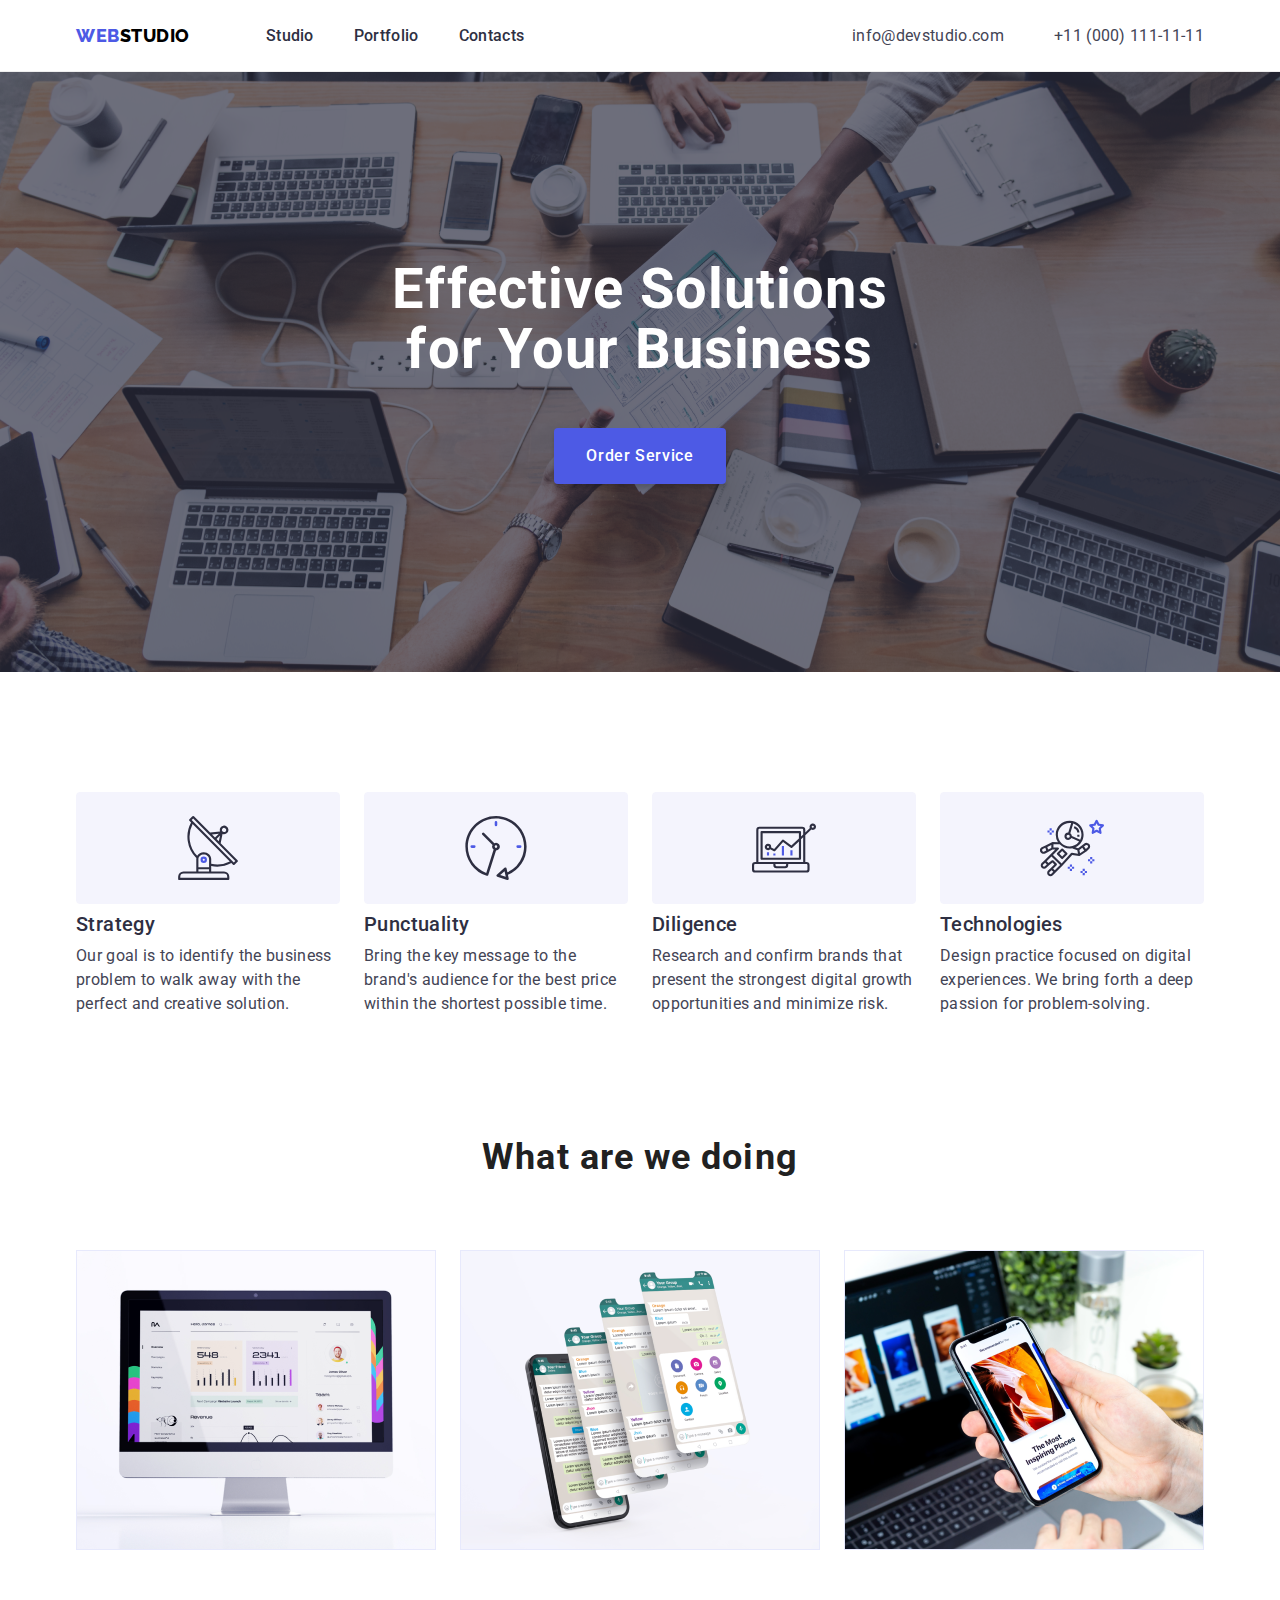
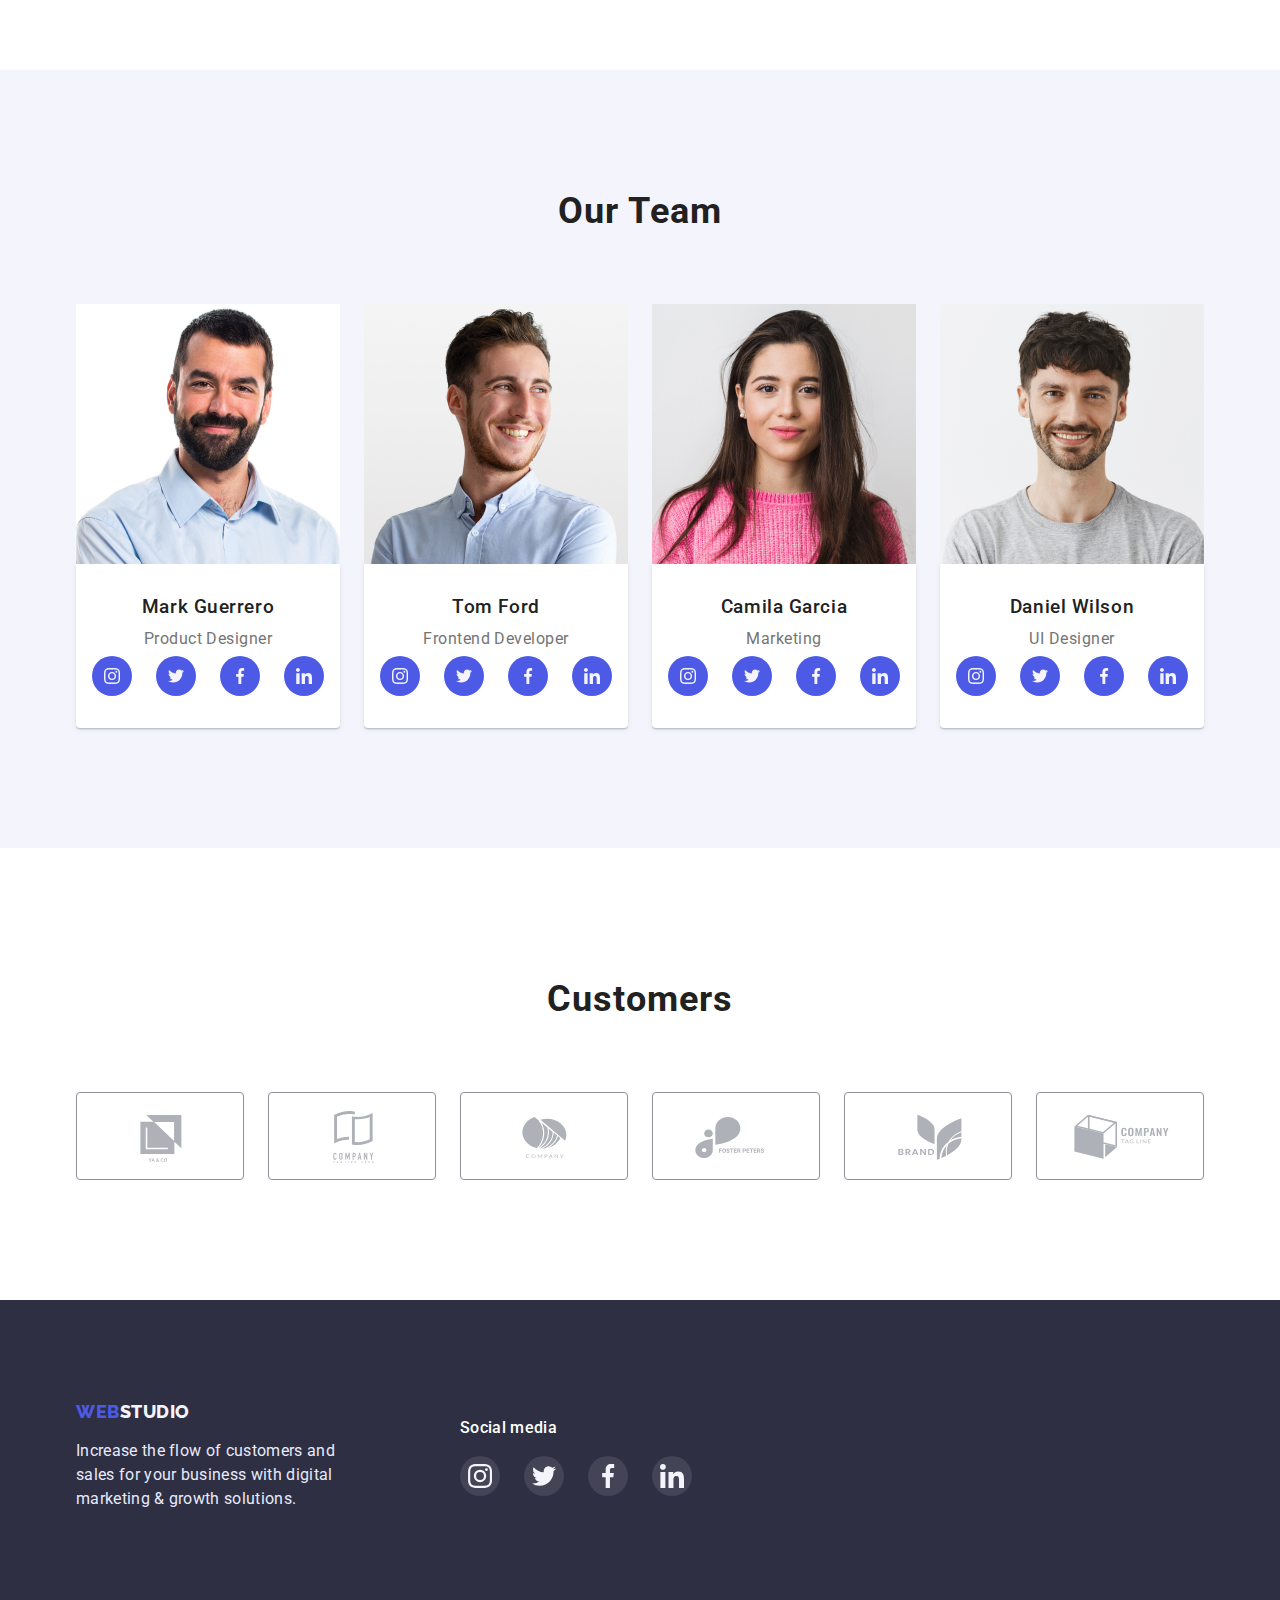
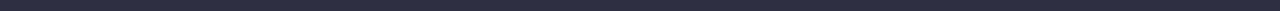
<file: index.html>
<!DOCTYPE html>
<html lang="en">

<head>
    <meta charset="UTF-8">
    <meta http-equiv="X-UA-Compatible" content="IE=edge">
    <meta name="viewport" content="width=device-width, initial-scale=1.0">
    <link rel="preconnect" href="https://fonts.googleapis.com">
    <link rel="preconnect" href="https://fonts.gstatic.com" crossorigin>
    <link
        href="https://fonts.googleapis.com/css2?family=Raleway:wght@800&family=Roboto:wght@400;500;700;900&display=swap"
        rel="stylesheet">
    <link rel="stylesheet" href="https://cdn.jsdelivr.net/npm/modern-normalize@1.1.0/modern-normalize.min.css" />
    <link rel="stylesheet" href="./css/styles.css">
    <title>Mainpage</title>
</head>

<body class="body">
    <!-- ============================ Header page ============================ -->
    <header class="page_header">
        <div class="page-header-container container">
        <nav class="page_nav">
            <a href="./index.html" class="logo_first_word logo link page-nav-list">
                WEB<span class="logo_second_word_black">STUDIO</span>
            </a>
            <ul class="site-nav-list list ">
                <li><a href="./index.html" class="site_nav_item link list page-nav-list page_nav_underline">Studio</a></li>
                <li><a href="./portfolio.html" class="site_nav_item link list page-nav-list page_nav_underline">Portfolio</a></li>
                <li><a href="" class="site_nav_item link list page-nav-list page_nav_underline">Contacts</a></li>
            </ul>
        </nav>
        <ul class="adress list">
            <li><a class="adress_contact_list_mail link list page-nav-list" href="emailto:info@devstudio.com">info@devstudio.com </a>
            </li>
            <li><a class="adress_contact_list_phonenumber link list page-nav-list" href="tel:+110001111111"> +11 (000) 111-11-11</a></li>
        </ul>
        </div>
    </header>
    <!-- ============================ /Header page ============================ -->

    <!-- ============================== Основний контент ============================== -->
    <main>
        <!-- ============================== Замовлення послуги ============================== -->
        <section class="hero overlay">
            <div class="hero_btn_box">
            <h1 class="hero_title">
                Effective Solutions for Your Business
            </h1>
            <button class="hero_btn" type="button" data-modal-open>
                Order Service
            </button>
            </div>
            <div class="backdrop is-hidden" data-modal>
                <div class="modal">
                    <button type="button" data-modal-close class="modal-button">
                        <svg class="modal-icon">
                            <use href="./images/svg/hw04icons.svg#icon-modal_close_btn-1"></use>
                        </svg>
                    </button>
                </div>
            </div>


        </section>
        <!-- ============================== /Замовлення послуги ============================== -->

        <!-- =============================== Якості ===============================  -->
        <section class="aboutsection">
            <div class="aboutsection-container container">
            <h2 hidden class="title">hidden title</h2>
            <ul class="about_item_list list">
                <li class="about_item">
                    <div class="about_link">
                        <svg class="about_soc_icon" width="64" height="64">
                            <use href="./images/svg/hw04icons.svg#icon-antenna_icon"></use>
                        </svg>
                    </div>
                    <h3>Strategy</h3>
                    <p>Our goal is to identify the business
                    problem to walk away with the perfect and creative solution.</p>
                </li>
                <li class="about_item">
                    <div class="about_link">
                        <svg class="about_soc_icon" width="64" height="64">
                            <use href="./images/svg/hw04icons.svg#icon-clock_icon"></use>
                        </svg>
                    </div>
                    <h3>Punctuality</h3>
                    <p>Bring the key message to the brand's audience for the best price within the shortest possible time.</p>
                </li>
                <li class="about_item">
                    <div class="about_link">
                        <svg class="about_soc_icon" width="64" height="64">
                            <use href="./images/svg/hw04icons.svg#icon-diagram_icon" ></use>
                        </svg>
                    </div>
                    <h3>Diligence</h3>
                    <p>Research and confirm brands that present the strongest digital growth opportunities and minimize risk.</p>
                </li>
                <li class="about_item">
                    <div class="about_link">
                        <svg class="about_soc_icon" width="64" height="64">
                            <use href="./images/svg/hw04icons.svg#icon-astronaut_icon"></use>
                        </svg>
                    </div>
                    <h3>Technologies</h3>
                    <p>Design practice focused on digital experiences. We bring forth a deep passion for problem-solving.</p>
                </li>
            </ul>
            </div>
        </section>
        <!-- =============================== /Якості ===============================  -->

        <!-- ===================  Сфера діяльності ===================  -->
        <section class="worksection">
            <div class="worksection-container container">
            <h2 class="title">What are we doing</h2>
            <ul class="worksection_list list">
                <li class="worksection_list_item">
                    <img src="./images/1slot.png" width="360px" alt="1slot">
                </li>
                <li class="worksection_list_item">
                    <img src="./images/2slot.png" width="360px" alt="2slot">
                </li>
                <li class="worksection_list_item">
                    <img src="./images/3slot.png" width="360px" alt="3slot">
                </li>
            </ul>
            </div>
        </section>
        <!-- ===================  /Сфера діяльності ===================  -->

        <!-- ============================== Наша команда ============================== -->
        <section class="teamsection">
            <div class="teamsection-container container">
            <h2 class="title">Our Team</h2>
                <ul class="teamsection_list list">
                    <li class="teamsection_list_item">
                        <img class="teamsection-img" src="./images/productdesigner.png" alt="Mark Guerrero" width="264">
                            <div class="teamsection-list-text">
                                <h3>Mark Guerrero</h3>
                                <p class="teamsection_text" lang="en">Product Designer</p>
                            <ul class="team_card_soc_list list">
                                <li class="team_card_soc_item">
                                    <a href="" class="team_card_soc_link link">
                                        <svg class="team_card_soc_icon" width="16" height="16">
                                            <use href="./images/svg/hw04icons.svg#icon-instagram_icon"></use>
                                        </svg>
                                    </a>
                                </li>
                                <li class="team_card_soc_item">
                                    <a href="" class="team_card_soc_link link">
                                        <svg class="team_card_soc_icon" width="16" height="16">
                                            <use href="./images/svg/hw04icons.svg#icon-twitter_icon"></use>
                                        </svg>
                                    </a>
                                </li>
                                <li class="team_card_soc_item">
                                    <a href="" class="team_card_soc_link link">
                                        <svg class="team_card_soc_icon" width="16" height="16">
                                            <use href="./images/svg/hw04icons.svg#icon-facebook_icon"></use>
                                        </svg>
                                    </a>
                                </li>
                                <li class="team_card_soc_item">
                                    <a href="" class="team_card_soc_link link">
                                        <svg class="team_card_soc_icon" width="16" height="16">
                                            <use href="./images/svg/hw04icons.svg#icon-linkedin_icon"></use>
                                        </svg>
                                    </a>
                                </li>
                            </ul>
                            </div>
                    </li>
                    <li class="teamsection_list_item">
                        <img class="teamsection-img" src="./images/frontenddeveloper.png" alt="Tom Ford" width="264">
                            <div class="teamsection-list-text">
                            <h3>Tom Ford</h3>
                            <p class="teamsection_text" lang="en">Frontend Developer</p>
                            <ul class="team_card_soc_list list">
                                <li class="team_card_soc_item">
                                    <a href="" class="team_card_soc_link link">
                                        <svg class="team_card_soc_icon" width="16" height="16">
                                            <use href="./images/svg/hw04icons.svg#icon-instagram_icon" ></use>
                                        </svg>
                                    </a>
                                </li>
                                <li class="team_card_soc_item">
                                    <a href="" class="team_card_soc_link link">
                                        <svg class="team_card_soc_icon" width="16" height="16">
                                            <use href="./images/svg/hw04icons.svg#icon-twitter_icon"></use>
                                        </svg>
                                    </a>
                                </li>
                                <li class="team_card_soc_item">
                                    <a href="" class="team_card_soc_link link">
                                        <svg class="team_card_soc_icon" width="16" height="16">
                                             <use href="./images/svg/hw04icons.svg#icon-facebook_icon"></use>
                                        </svg>
                                    </a>
                                </li>
                                <li class="team_card_soc_item">
                                    <a href="" class="team_card_soc_link link">
                                        <svg class="team_card_soc_icon" width="16" height="16">
                                             <use href="./images/svg/hw04icons.svg#icon-linkedin_icon"></use>
                                        </svg>
                                     </a>
                                </li>
                            </ul>
                            </div>
                    </li>
                    <li class="teamsection_list_item">
                        <img class="teamsection-img" src="./images/marketing.png" alt="Camila Garcia" width="264">
                            <div class="teamsection-list-text">
                            <h3>Camila Garcia</h3>
                            <p class="teamsection_text" lang="en">Marketing</p>
                             <ul class="team_card_soc_list list">
                                <li class="team_card_soc_item">
                                    <a href="" class="team_card_soc_link link">
                                        <svg class="team_card_soc_icon" width="16" height="16">
                                            <use href="./images/svg/hw04icons.svg#icon-instagram_icon" ></use>
                                        </svg>
                                    </a>
                                </li>
                                <li class="team_card_soc_item">
                                    <a href="" class="team_card_soc_link link">
                                        <svg class="team_card_soc_icon" width="16" height="16">
                                            <use href="./images/svg/hw04icons.svg#icon-twitter_icon"></use>
                                        </svg>
                                    </a>
                                </li>
                                <li class="team_card_soc_item">
                                    <a href="" class="team_card_soc_link link">
                                        <svg class="team_card_soc_icon" width="16" height="16">
                                             <use href="./images/svg/hw04icons.svg#icon-facebook_icon"></use>
                                        </svg>
                                    </a>
                                </li>
                                <li class="team_card_soc_item">
                                    <a href="" class="team_card_soc_link link">
                                        <svg class="team_card_soc_icon" width="16" height="16">
                                             <use href="./images/svg/hw04icons.svg#icon-linkedin_icon"></use>
                                        </svg>
                                     </a>
                                </li>
                            </ul>
                            </div>
                    </li>
                    <li class="teamsection_list_item">
                        <img class="teamsection-img" src="./images/uidesigner.png" alt="Daniel Wilson" width="264">
                            <div class="teamsection-list-text">
                            <h3>Daniel Wilson</h3>
                            <p class="teamsection_text" lang="en">UI Designer</p>
                            <ul class="team_card_soc_list list">
                                <li class="team_card_soc_item">
                                    <a href="" class="team_card_soc_link link">
                                        <svg class="team_card_soc_icon" width="16" height="16">
                                            <use href="./images/svg/hw04icons.svg#icon-instagram_icon" ></use>
                                        </svg>
                                    </a>
                                </li>
                                <li class="team_card_soc_item">
                                    <a href="" class="team_card_soc_link link">
                                        <svg class="team_card_soc_icon" width="16" height="16">
                                            <use href="./images/svg/hw04icons.svg#icon-twitter_icon"></use>
                                        </svg>
                                    </a>
                                </li>
                                <li class="team_card_soc_item">
                                    <a href="" class="team_card_soc_link link">
                                        <svg class="team_card_soc_icon" width="16" height="16">
                                             <use href="./images/svg/hw04icons.svg#icon-facebook_icon"></use>
                                        </svg>
                                    </a>
                                </li>
                                <li class="team_card_soc_item">
                                    <a href="" class="team_card_soc_link link">
                                        <svg class="team_card_soc_icon" width="16" height="16">
                                             <use href="./images/svg/hw04icons.svg#icon-linkedin_icon"></use>
                                        </svg>
                                     </a>
                                </li>
                            </ul>
                            </div>
                    </li>
                </ul>
            </div>
        </section>
        <!-- ============================== /Наша команда ============================== -->

        <!-- ============================== Customers ============================== -->
        <section class="customers_section">
            <div class="customers_section_container container">
            <h2 class="title">Customers</h2>
                <ul class="customers_list list">
                    <li class="customers_list_item">
                        <a href="" class="customers_link link">
                            <svg class="customers_soc_icon" width="104" height="56">
                                <use href="./images/svg/hw04icons.svg#icon-customers_logo_first"></use>
                            </svg>
                        </a>
                    </li>
                    <li class="customers_list_item">
                        <a href="" class="customers_link link">
                            <svg class="customers_soc_icon" width="104" height="56">
                                <use href="./images/svg/hw04icons.svg#icon-customers_logo_second"></use>
                            </svg>
                        </a>
                    </li>
                    <li class="customers_list_item">
                        <a href="" class="customers_link link">
                            <svg class="customers_soc_icon" width="104" height="56">
                                <use href="./images/svg/hw04icons.svg#icon-customers_logo_third"></use>
                            </svg>
                        </a>
                    </li>
                    <li class="customers_list_item">
                        <a href="" class="customers_link link">
                            <svg class="customers_soc_icon" width="104" height="56">
                                <use href="./images/svg/hw04icons.svg#icon-customers_logo_fourth"></use>
                            </svg>
                        </a>
                    </li>
                    <li class="customers_list_item">
                        <a href="" class="customers_link link">
                            <svg class="customers_soc_icon" width="104" height="56">
                                <use href="./images/svg/hw04icons.svg#icon-customers_logo_fifth"></use>
                            </svg>
                        </a>
                    </li>
                    <li class="customers_list_item">
                        <a href="" class="customers_link link">
                            <svg class="customers_soc_icon" width="104" height="56">
                                <use href="./images/svg/hw04icons.svg#icon-customers_logo_sixth"></use>
                            </svg>
                        </a>
                    </li>
                </ul>
            </div>
        </section>
        <!-- ============================== /Customers ============================== -->
    </main>
    <!-- ============================== /Основний контент ============================== -->

    <!-- ============================== Footer ============================== -->
    <footer class="footer">
        <div class="footer-container container">
            <div class="footer_adress">
                <a href="./index.html" class="logo_first_word link">
                     WEB<span class="logo_second_word_white">STUDIO</span>
                </a>
                <p  class="address_text_type">Increase the flow of customers and sales for your business with digital marketing & growth solutions.</p>
            </div>

            <div class="footer_soc">
                <p class="footer_soc_text">
                    Social media
                </p>
                <ul class="footer_soc_list list">
                    <li class="footer_soc_item">
                        <a href="" class="footer_soc_link link">
                            <svg class="footer_soc_icon" width="24" height="24">
                                <use href="./images/svg/hw04icons.svg#icon-instagram_icon"></use>
                            </svg>
                        </a>
                    </li>
                    <li class="footer_soc_item">
                        <a href="" class="footer_soc_link link">
                            <svg class="footer_soc_icon" width="24" height="24">
                                <use href="./images/svg/hw04icons.svg#icon-twitter_icon"></use>
                            </svg>
                        </a>
                    </li>
                    <li class="footer_soc_item">
                        <a href="" class="footer_soc_link link">
                            <svg class="footer_soc_icon" width="24" height="24">
                                <use href="./images/svg/hw04icons.svg#icon-facebook_icon"></use>
                            </svg>
                        </a>
                    </li>
                    <li class="footer_soc_item">
                        <a href="" class="footer_soc_link link">
                            <svg class="footer_soc_icon" width="24" height="24">
                                <use href="./images/svg/hw04icons.svg#icon-linkedin_icon"></use>
                            </svg>
                        </a>
                    </li>
                </ul>
            </div>
        </div>
    </footer>
    <!-- ============================== /Footer ============================== -->
    <script src="./js/modal.js"></script>
</body>

</html>
</file>
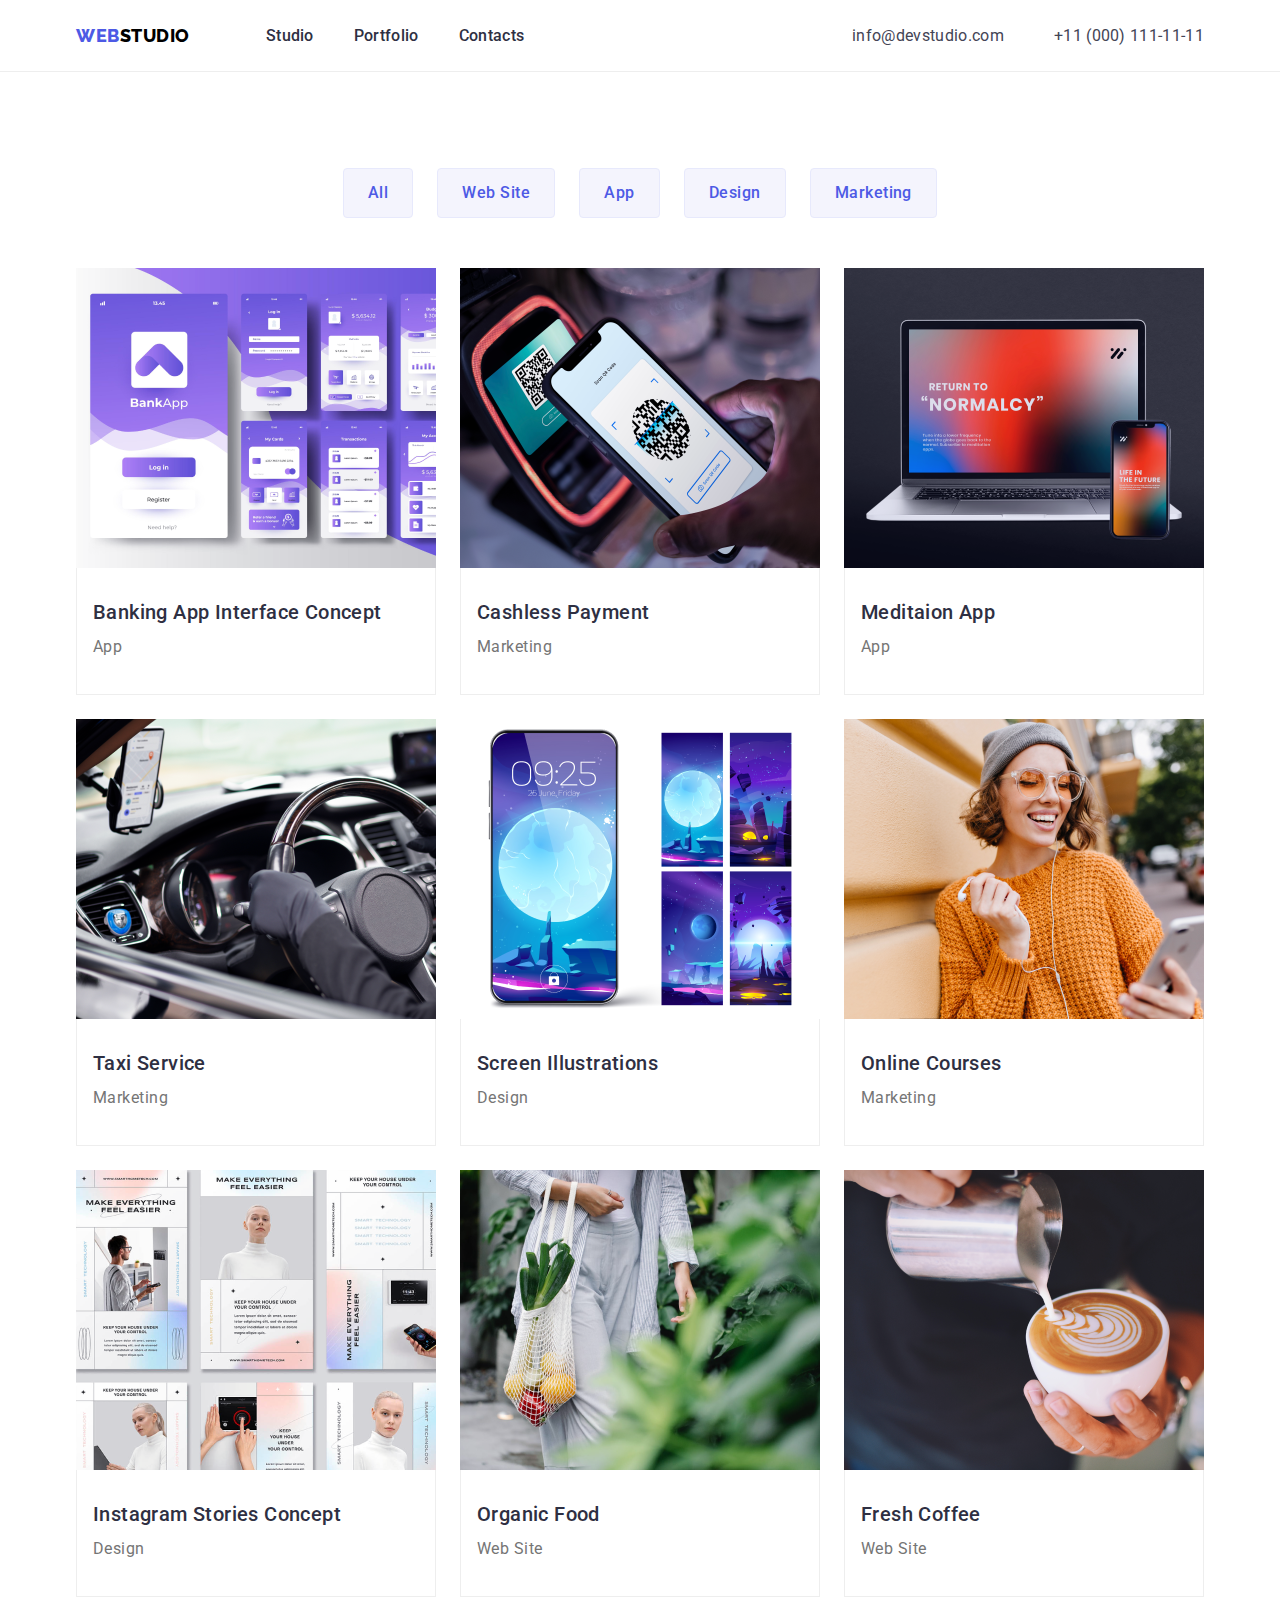
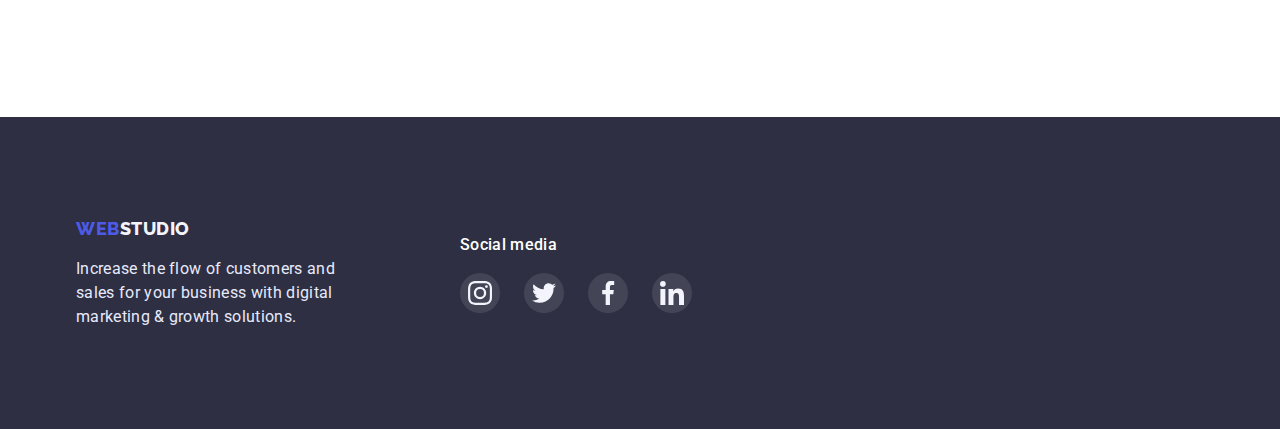
<file: portfolio.html>
<!DOCTYPE html>
<html lang="en">

<head>
    <meta charset="UTF-8">
    <meta http-equiv="X-UA-Compatible" content="IE=edge">
    <meta name="viewport" content="width=device-width, initial-scale=1.0">
    <link rel="preconnect" href="https://fonts.googleapis.com">
    <link rel="preconnect" href="https://fonts.gstatic.com" crossorigin>
    <link
        href="https://fonts.googleapis.com/css2?family=Raleway:wght@800&family=Roboto:wght@400;500;700;900&display=swap"
        rel="stylesheet">
    <link rel="stylesheet" href="https://cdn.jsdelivr.net/npm/modern-normalize@1.1.0/modern-normalize.min.css" />
    <link rel="stylesheet" href="./css/styles.css">
    <title>Portfolio</title>
</head>

<body class="bodyportfolio">
    <!-- ====================== Header with navigation ====================== -->
    <header class="page_header">
        <div class="page-header-container container">
            <nav class="page_nav">
                <a  href="./index.html" class="logo_first_word logo link page-nav-list">
                    WEB<span class="logo_second_word_black">STUDIO</span>
                </a>
                <ul class="site-nav-list list">
                    <li><a href="./index.html" class="site_nav_item link list page-nav-list page_nav_underline">Studio</a></li>
                    <li><a href="./portfolio.html" class="site_nav_item link list page-nav-list page_nav_underline">Portfolio</a></li>
                    <li><a href="" class="site_nav_item link list page-nav-list page_nav_underline">Contacts</a></li>
                </ul>
            </nav>
            <ul class="adress list">
                <li><a class="adress_contact_list_mail link list page-nav-list" href="emailto:info@devstudio.com">info@devstudio.com </a>
                </li>
                <li><a class="adress_contact_list_phonenumber link list page-nav-list" href="tel:+110001111111"> +11 (000) 111-11-11</a>
                </li>
            </ul>
        </div>
    </header>
    <!-- ====================== /Header with navigation ====================== -->

    <!-- ====================== Main content portfolio ====================== -->
    <main>
        <!-- Список кнопок під шапкою -->
        <!-- ====================== Btn section list ====================== -->
       <!-- <div class="portfolio-main-container container"> -->
        <section class="btn_portfolio_section">
            <div class="portfolio-main-container container">
            <h1 hidden>Список кнопок</h1>
            <!-- <div class="button-list-container"> -->
            <ul class="button_list list">
                <li><button type="button" class="btn_portfolio">All</button></li>
                <li><button type="button" class="btn_portfolio">Web Site</button></li>
                <li><button type="button" class="btn_portfolio">App</button></li>
                <li><button type="button" class="btn_portfolio">Design</button></li>
                <li><button type="button" class="btn_portfolio">Marketing</button></li>
            </ul>
            <!-- </div> -->
            <!-- ====================== /Btn section list ====================== -->

            <!-- ====================== Worklist portfolio section ====================== -->
            <h2 hidden> hidden title </h2>
            <ul class="portfolio_list list">
                <li class="portfolio_list_item ">
                    <a href="" class="portfolio_list_link link">
                        <div class="portfolio_img_box">
                            <img src="./images/portfolioimages/portfolioslot1.png" alt="Banking App Interface Concept" width="360" />
                            <div class="portfolio_overlay">
                                <p class="portfolio_overlay_text">
                                    14 Stylish and User-Friendly App Design Concepts · Task Manager App · Calorie Tracker App · Exotic Fruit Ecommerce App ·
                                    Cloud Storage App
                                </p>
                            </div>
                        </div>
                        <div class="protfolio-list-content-container">
                            <h3 class="project_title">Banking App Interface Concept</h3>
                            <p class="project_description">App</p>
                        </div>
                    </a>
                </li>
                <li class="portfolio_list_item">
                    <a href="" class="portfolio_list_link link">
                        <div>
                        <div class="portfolio_img_box">
                            <img src="./images/portfolioimages/portfolioslot2.png" alt="Cashless Payment" width="360" />
                            <div class="portfolio_overlay">
                                <p class="portfolio_overlay_text">
                                    14 Stylish and User-Friendly App Design Concepts · Task Manager App · Calorie Tracker App · Exotic Fruit
                                    Ecommerce App ·
                                    Cloud Storage App
                                </p>
                            </div>
                        </div>
                        <div class="protfolio-list-content-container">
                            <h3 class="project_title">Cashless Payment</h3>
                            <p class="project_description">Marketing</p>
                        </div>
                        </div>
                    </a>
                </li>
                <li class="portfolio_list_item">
                    <a href="" class="portfolio_list_link link">
                        <div class="portfolio_img_box">
                            <img src="./images/portfolioimages/portfolioslot3.png" alt="Meditaion App" width="360" />
                            <div class="portfolio_overlay">
                                <p class="portfolio_overlay_text">
                                    14 Stylish and User-Friendly App Design Concepts · Task Manager App · Calorie Tracker App · Exotic Fruit
                                    Ecommerce App ·
                                    Cloud Storage App
                                </p>
                            </div>
                        </div>
                        <div class="protfolio-list-content-container">
                            <h3 class="project_title">Meditaion App</h3>
                            <p class="project_description">App</p>
                        </div>
                    </a>
                </li>
                <li class="portfolio_list_item">
                    <a href="" class="portfolio_list_link link">
                        <div class="portfolio_img_box">
                            <img src="./images/portfolioimages/portfolioslot4.png" alt="Taxi Service" width="360" class="images" />
                            <div class="portfolio_overlay">
                                <p class="portfolio_overlay_text">
                                    14 Stylish and User-Friendly App Design Concepts · Task Manager App · Calorie Tracker App · Exotic Fruit
                                    Ecommerce App ·
                                    Cloud Storage App
                                </p>
                            </div>
                        </div>
                        <div class="protfolio-list-content-container">
                            <h3 class="project_title">Taxi Service</h3>
                            <p class="project_description">Marketing</p>
                        </div>
                    </a>
                </li>
                <li class="portfolio_list_item">
                    <a href="" class="portfolio_list_link link">
                        <div class="portfolio_img_box">
                            <img src="./images/portfolioimages/portfolioslot5.png" alt="Screen Illustrations" width="360" class="images" />
                            <div class="portfolio_overlay">
                                <p class="portfolio_overlay_text">
                                    14 Stylish and User-Friendly App Design Concepts · Task Manager App · Calorie Tracker App · Exotic Fruit
                                    Ecommerce App ·
                                    Cloud Storage App
                                </p>
                            </div>
                        </div>
                        <div class="protfolio-list-content-container">
                            <h3 class="project_title">Screen Illustrations</h3>
                            <p class="project_description">Design</p>
                        </div>
                    </a>
                </li>
                <li class="portfolio_list_item">
                    <a href="" class="portfolio_list_link link">
                        <div class="portfolio_img_box">
                            <img src="./images/portfolioimages/portfolioslot6.png" alt="Online Courses" width="360" class="images" />
                            <div class="portfolio_overlay">
                                <p class="portfolio_overlay_text">
                                    14 Stylish and User-Friendly App Design Concepts · Task Manager App · Calorie Tracker App · Exotic Fruit
                                    Ecommerce App ·
                                    Cloud Storage App
                                </p>
                            </div>
                        </div>
                        <div class="protfolio-list-content-container">
                            <h3 class="project_title" lang="en">Online Courses</h3>
                            <p class="project_description">Marketing</p>
                        </div>
                    </a>
                </li>
                <li class="portfolio_list_item">
                    <a href="" class="portfolio_list_link link">
                        <div class="portfolio_img_box">
                            <img src="./images/portfolioimages/portfolioslot7.png" alt="Instagram Stories Concept" width="360" class="images" />
                            <div class="portfolio_overlay">
                                <p class="portfolio_overlay_text">
                                    14 Stylish and User-Friendly App Design Concepts · Task Manager App · Calorie Tracker App · Exotic Fruit
                                    Ecommerce App ·
                                    Cloud Storage App
                                </p>
                            </div>
                        </div>
                        <div class="protfolio-list-content-container">
                            <h3 class="project_title">Instagram Stories Concept</h3>
                            <p class="project_description">Design</p>
                        </div>
                    </a>
                </li>
                <li class="portfolio_list_item">
                    <a href="" class="portfolio_list_link link">
                        <div class="portfolio_img_box">
                            <img src="./images/portfolioimages/portfolioslot8.png" alt="Organic Food" width="360" class="images" />
                            <div class="portfolio_overlay">
                                <p class="portfolio_overlay_text">
                                    14 Stylish and User-Friendly App Design Concepts · Task Manager App · Calorie Tracker App · Exotic Fruit
                                    Ecommerce App ·
                                    Cloud Storage App
                                </p>
                            </div>
                        </div>
                        <div class="protfolio-list-content-container">
                            <h3 class="project_title">Organic Food</h3>
                            <p class="project_description">Web Site</p>
                        </div>
                    </a>
                </li>
                <li class="portfolio_list_item">
                    <a href="" class="portfolio_list_link link">
                        <div class="portfolio_img_box">
                            <img src="./images/portfolioimages/portfolioslot9.png" alt="Fresh Coffee" width="360" class="images" />
                            <div class="portfolio_overlay">
                                <p class="portfolio_overlay_text">
                                    14 Stylish and User-Friendly App Design Concepts · Task Manager App · Calorie Tracker App · Exotic Fruit
                                    Ecommerce App ·
                                    Cloud Storage App
                                </p>
                            </div>
                        </div>
                        <div class="protfolio-list-content-container">
                            <h3 class="project_title" lang="en">Fresh Coffee</h3>
                            <p class="project_description">Web Site</p>
                        </div>
                    </a>
                </li>
            </ul>
            </div>
        </section>
        <!-- </div> -->
        <!-- ====================== /Worklist portfolio section ====================== -->
    </main>
    <!-- ====================== /Main content portfolio ====================== -->

    <!-- ====================== Footer ====================== -->
    <footer class="footer">
        <div class="footer-container container">
            <div class="footer_adress">
                <a href="./index.html" class="logo_first_word link">
                    WEB<span class="logo_second_word_white">STUDIO</span>
                </a>
                <p class="address_text_type">Increase the flow of customers and sales for your business with digital
                    marketing & growth solutions.</p>
            </div>

            <div class="footer_soc">
                <p class="footer_soc_text">
                    Social media
                </p>
                <ul class="footer_soc_list list">
                    <li class="footer_soc_item">
                        <a href="" class="footer_soc_link link">
                            <svg class="footer_soc_icon" width="24" height="24">
                                <use href="./images/svg/hw04icons.svg#icon-instagram_icon"></use>
                            </svg>
                        </a>
                    </li>
                    <li class="footer_soc_item">
                        <a href="" class="footer_soc_link link">
                            <svg class="footer_soc_icon" width="24" height="24">
                                <use href="./images/svg/hw04icons.svg#icon-twitter_icon"></use>
                            </svg>
                        </a>
                    </li>
                    <li class="footer_soc_item">
                        <a href="" class="footer_soc_link link">
                            <svg class="footer_soc_icon" width="24" height="24">
                                <use href="./images/svg/hw04icons.svg#icon-facebook_icon"></use>
                            </svg>
                        </a>
                    </li>
                    <li class="footer_soc_item">
                        <a href="" class="footer_soc_link link">
                            <svg class="footer_soc_icon" width="24" height="24">
                                <use href="./images/svg/hw04icons.svg#icon-linkedin_icon"></use>
                            </svg>
                        </a>
                    </li>
                </ul>
            </div>
        </div>
    </footer>
    <!-- ====================== /Footer ====================== -->
</body>
</file>
<file: css/styles.css>
h1,
h2,
h3,
h4,
h5,
h6,
p,
button
{
margin-top: 0;
margin-bottom: 0;
}
ul,
ol
{
margin-top: 0;
margin-bottom: 0;
padding-left: 0;
}
img
{
display: block;
}
address
{
font: normal;
}
button
{
cursor: pointer;
}
.list
{
list-style:  none;
}
.link
{
text-decoration: none;
}
.container {
width: 1158px;
margin-left: auto;
margin-right: auto;
padding-left: 15px;
padding-right: 15px;
}
.page_header {
    background: #FFFFFF;
    border-bottom: 1px solid  #EEEEEE;;
}
.page-nav-list
{
    padding: 24px 0;
}
/* Стилізуємо шрифт всього BODY*/
.body,
.bodyportfolio {
    color: #212121;
    font-family: 'Roboto', sans-serif;
}

/*  =========================== Стилізація Header page =========================== */
.page_header {
    background: #FFFFFF;
}

/* ===================== Стилізація логотипу ======================= */

.logo_first_word,
.logo_second_word_black,
.logo_second_word_white {
    font-family: 'Raleway';
    font-weight: 800;
    font-size: 18px;
    line-height: 1.3;
    letter-spacing: 0.03em;
    align-items: center;
    text-transform: uppercase;
    color: #2E2F42;
}

.logo_first_word {
    color: #4D5AE5;
}

.logo_second_word_black {
    color: #000000;
    margin-right: 76px;
}

.logo_second_word_white {
    color: #F4F4FD;
}

/* ===================== /Стилізація логотипу ======================= */

/* ======= Pageheader ======= */
.page-header-container
{
    display: flex;
}
.page_nav
{
    display: flex;
    align-items: center;
}
.site-nav-list
{
    display: flex;
    font-weight: 500;
    font-size: 16px;
    line-height: 1.5;
    letter-spacing: 0.02em;
}
.page_nav_underline
{
    color: tomato;
    position: relative;
}
.page_nav_underline::after
{
    content: "";
    position: absolute;
    left: 0;
    bottom: 0;
    display: block;
    transition: background-color 250ms cubic-bezier(0.4, 0, 0.2, 1);
    width: 100%;
    height: 4px;
    opacity: 0;
    background-color: #2196f3;
    border-radius: 2px;
}
.page_nav_underline:hover::after
{
    opacity: 1;
    transition: background-color 250ms cubic-bezier(0.4, 0, 0.2, 1),
            color 250ms cubic-bezier(0.4, 0, 0.2, 1),
            fill 250ms cubic-bezier(0.4, 0, 0.2, 1);
}
.site-nav-list a
{
    color: #2E2F42;
}
.site-nav-list li:not(:last-child)
{
    margin-right: 40px;
}
.adress
{
    display: flex;
    align-items: center;
    margin-left: auto;
}
.adress li:not(:last-child)
{
    margin-right: 50px;
}


/* ======= /Pageheader ======= */

.site_nav_item:hover,
.site_nav_item:focus {
    color: #2196F3;
    transition: background-color 250ms cubic-bezier(0.4, 0, 0.2, 1),
            color 250ms cubic-bezier(0.4, 0, 0.2, 1),
            fill 250ms cubic-bezier(0.4, 0, 0.2, 1);
}

.mailtel:hover,
.mailtel:focus {
    color: #2196F3;
    transition: background-color 250ms cubic-bezier(0.4, 0, 0.2, 1),
            color 250ms cubic-bezier(0.4, 0, 0.2, 1),
            fill 250ms cubic-bezier(0.4, 0, 0.2, 1);
}

.adress_contact_list_mail,
.adress_contact_list_phonenumber
 {
    font-weight: 400;
    font-size: 16px;
    line-height: 1.5;
    letter-spacing: 0.02em;
    color: #434455;
}

.overlay
{
max-width: 1440px;
height: ;
margin-left: auto;
margin-right: auto;
background-image: url('../images/dark_bg_hero.png'),url('../images/background_hero.png');
/* linear-gradient() */
background-repeat: no-repeat;
background-position: center;
}

.hero {
    /* background: #2E2F42; */
    padding-top: 188px;
    padding-bottom: 188px;
    text-align: center;
}

.hero_title {
    width: 496px;
    margin-left: auto;
    margin-right: auto;
    margin-bottom: 48px;
    font-weight: 700;
    font-size: 56px;
    line-height: 1.07;
    text-align: center;
    letter-spacing: 0.02em;
    color: #FFFFFF;
}

.hero_btn {
    background: #4D5AE5;
    box-shadow: 0px 4px 4px rgba(0, 0, 0, 0.15);
    border-radius: 4px;
    font-weight: 500;
    font-size: 16px;
    line-height:  1.5em;
    letter-spacing: 0.04em;
    color: #FFFFFF;
    padding: 16px 32px;
    border: none;
}
.hero_btn:hover
{
    background: #404BBF;
    transition: background-color 250ms cubic-bezier(0.4, 0, 0.2, 1),
            color 250ms cubic-bezier(0.4, 0, 0.2, 1),
            fill 250ms cubic-bezier(0.4, 0, 0.2, 1);
}

.btn_portfolio {
    padding: 12px 24px;
    background: #F4F4FD;
    border: 1px solid #E7E9FC;
    border-radius: 4px;
    font-weight: 500;
    line-height: 24px;
    letter-spacing: 0.03em;
    color: #4D5AE5;
}

.hero_btn:hover,
.hero_btn:focus
{

}

.aboutsection h3 {
    font-weight: 500;
    font-size: 20px;
    line-height: 1.2;
    letter-spacing: 0.02em;
    color: #2E2F42;
}
.aboutsection
{
    padding-top: 120px;
    padding-bottom: 120px;
}

.aboutsection p {
    font-weight: 400;
    font-size: 16px;
    line-height: 1.5;
    letter-spacing: 0.02em;
    color: #434455;
}
/* Displayflex ===aboutsection=== */
.about_item_list li:not(:last-child)
{
margin-right: 24px;
}
.about_item_list li
{
width: 270px;
}
.about_item_list
{
display: flex;
}
.about_item_list h3
{
margin-bottom: 8px;
}
.about_link
{
    width: 100%;
    height: 112px;
    display: flex;
    align-items: center;
    justify-content: center;
    background: #F4F4FD;
    border: 1px solid #F4F4FD;
    border-radius: 4px;
    margin-bottom: 8px;
}
/* Displayflex ===/aboutsection=== */
.title {
    font-weight: 700;
    font-size: 36px;
    line-height: 1.17;
    text-align: center;
    letter-spacing: 0.03em;
    color: #212121;
    margin-bottom: 72px;
}
/* Displayflex ===Worksection=== */
.worksection
{
    padding-bottom: 120px;
}
.worksection-container
{
}
.worksection_list
{
    display: flex;
    flex-wrap: wrap;
    gap: 24px;
}

/* Displayflex ===/Worksection=== */

/* Displayflex ===teamsection=== */

.teamsection_list
{
    display: flex;
    flex-wrap: wrap;
    gap: 24px;
}
.teamsection
{
    background: #F4F4FD;
    padding-top: 120px;
    padding-bottom: 120px;
}

.teamsection h3
{
    font-weight: 500;
    line-height: 1.19;
    text-align: center;
    letter-spacing: 0.03em;
    color: #212121;
    margin-bottom: 10px;
}

.teamsection p
{
    line-height: 1.19;
    text-align: center;
    letter-spacing: 0.03em;
    color: #757575;
}
.teamsection-list-text{
    box-shadow: 0px 1px 6px rgba(46, 47, 66, 0.08), 0px 1px 1px rgba(46, 47, 66, 0.16), 0px 2px 1px rgba(46, 47, 66, 0.08);
}

/* .teamsection_list_item li:not(:last-child) {
    margin-right: 30px;
} */

.teamsection-list-text
{
    padding-top: 32px;
    padding-bottom: 32px;
    background: #FFFFFF;
    box-shadow: 0px 1px 6px rgba(46, 47, 66, 0.08), 0px 1px 1px rgba(46, 47, 66, 0.16), 0px 2px 1px rgba(46, 47, 66, 0.08);
    border-radius: 0px 0px 4px 4px;
}
.teamsection_text
{
    margin-bottom: 8px;
}
.team_card_soc_list
{
    display: flex;
    justify-content: center;
    gap: 24px;
}
.team_card_soc_item
{
    width: 40px;
    height: 40px;
}
.team_card_soc_link
{
    width: 100%;
    height: 100%;
    background-color: #4D5AE5;
    border-radius: 50%;
    display: block;
    display: flex;
    align-items: center;
    justify-content: center;
}
.team_card_soc_link:is(:hover,:focus)
{
    background-color: #404BBF;
    transition: background-color 250ms cubic-bezier(0.4, 0, 0.2, 1),
            color 250ms cubic-bezier(0.4, 0, 0.2, 1),
            fill 250ms cubic-bezier(0.4, 0, 0.2, 1);
}
.team_card_soc_icon
{
    fill: #F4F4FD;
}
/* Displayflex ===/teamsection=== */

/* ===Customers section=== */
.customers_section
{
padding-top: 130px;
padding-bottom: 120px;
}

.customers_list
{
    display: flex;
    gap: 24px;
}

.customers_list_item
{
    height: 88px;
    width: calc((100% - 120px)/6);
}

.customers_link
{
    width: 100%;
    height: 100%;
    border: 1px solid #8E8F99;
    border-radius: 4px;
    display: flex;
    align-items: center;
    justify-content: center;
}
 .customers_link:is(:hover,:focus)
{
    border-color: #404BBF;
    transition: background-color 250ms cubic-bezier(0.4, 0, 0.2, 1),
            color 250ms cubic-bezier(0.4, 0, 0.2, 1),
            fill 250ms cubic-bezier(0.4, 0, 0.2, 1);
}
 .customers_link:is(:hover, :focus) .customers_soc_icon
 {
    fill: #404BBF;
    transition: background-color 250ms cubic-bezier(0.4, 0, 0.2, 1),
            color 250ms cubic-bezier(0.4, 0, 0.2, 1),
            fill 250ms cubic-bezier(0.4, 0, 0.2, 1);
}
.customers_soc_icon
{
    fill: #AFB1B8;;
}
/* ===/Customers section=== */
.footer-container
{
    display: flex;
    align-items: center;
}
.footer_adress
{
    margin-right: 120px;
}

.footer
{
    background: #2E2F42;
    padding-top: 100px;
    padding-bottom: 100px;
    display: flex;
    align-items: center;
}
.address_text_type
{
    width: 264px;
    margin-top: 16px;
    font-size: 16px;
    line-height: 1.5;
    letter-spacing: 0.02em;
    color: #E7E9FC;
    font-weight: 400;
    }
.footer_soc_text
{
    margin-bottom: 16px;
    font-weight: 500;
    font-size: 16px;
    line-height: 1.5;
    letter-spacing: 0.02em;
    color: #FFFFFF;
}
.footer_soc_list {
    display: flex;
    gap: 24px;
}

.footer_soc_item {
    width: 40px;
    height: 40px;
}

.footer_soc_link {
    width: 100%;
    height: 100%;
    background: rgba(255, 255, 255, 0.1);
    border-radius: 50%;
    display: block;
    display: flex;
    align-items: center;
    justify-content: center;
}

.footer_soc_link:is(:hover, :focus) {
    background-color: #1c92a4;
    transition: background-color 250ms cubic-bezier(0.4, 0, 0.2, 1),
            color 250ms cubic-bezier(0.4, 0, 0.2, 1),
            fill 250ms cubic-bezier(0.4, 0, 0.2, 1);
}

.footer_soc_icon {
    fill: #F4F4FD;
}

.address-footer-section :not(:last-child)
{
    margin-bottom: 9px;
}
.adress_text_type
{
    font-size: 16px;
    line-height: 1.5;
    letter-spacing: 0.02em;
    color: #E7E9FC;

}
.adress_contact_list_phonenumber:hover,
.adress_contact_list_phonenumber:focus {
    color: #2196F3;
    transition: background-color 250ms cubic-bezier(0.4, 0, 0.2, 1),
            color 250ms cubic-bezier(0.4, 0, 0.2, 1),
            fill 250ms cubic-bezier(0.4, 0, 0.2, 1);
}
.adress_contact_list_mail:hover,
.adress_contact_list_mail:focus
{
    color:#2196F3;
    transition: background-color 250ms cubic-bezier(0.4, 0, 0.2, 1),
            color 250ms cubic-bezier(0.4, 0, 0.2, 1),
            fill 250ms cubic-bezier(0.4, 0, 0.2, 1);
}
.project_title {
    font-weight: 500;
    font-size: 20px;
    line-height: 1.2;
    letter-spacing: 0.02em;
    color: #2E2F42
}

.project_description {
    font-weight: 400;
    font-size: 16px;
    line-height: 24px;
    letter-spacing: 0.02em;
    color: #434455;
    line-height: 1.875;

}

.project_description
{
    line-height: 1.875;
    letter-spacing: 0.03em;
    color: #757575;
}
/* Displayflex ===portfolio-main-container=== */
.portfolio-main-container
{

}
                        .portfolio_list_link:is(:hover) div
                        {
                        box-shadow: 0px 1px 6px rgba(46, 47, 66, 0.08), 0px 1px 1px rgba(46, 47, 66, 0.16), 0px 2px 1px rgba(46, 47, 66, 0.08);
                        }
.portfolio_list
{
    display: flex;
    flex-wrap: wrap;
    gap: 24px;
}
.button_list
{
    display: flex;
    justify-content: center;
    margin-bottom: 50px;
}
.button_list li:not(:last-child)
{
    margin-right: 24px;
}
.button_list :hover .btn_portfolio,
.button_list :focus .btn_portfolio {
    background-color: #2196F3;
    color: #FFFFFF;
    box-shadow: 0px 3px 1px rgba(0, 0, 0, 0.1), 0px 2px 1px rgba(0, 0, 0, 0.08), 0px 2px 2px rgba(0, 0, 0, 0.12)
}
.button-list-container
{
    display: flex;
}
.protfolio-list-content-container
{
    padding: 32px 16px;
    border-right:1px solid #EEEEEE; ;
    border-bottom:1px solid #EEEEEE; ;
    border-left:1px solid #EEEEEE; ;
}
.protfolio-list-content-container h3
{
    padding-bottom: 8px;
}
.btn_portfolio_section
{
    padding-top: 96px;
    padding-bottom: 120px
}
/* ======Overlay====== */
.portfolio_img_box
{
    position: relative;
    overflow: hidden;
}
.portfolio_overlay_text
{
    position: absolute;
    top: 0;
    font-weight: 400;
    font-size: 16px;
    line-height: 1.5;
    letter-spacing: 0.02em;
    color: #F4F4FD;
    background-color: #4D5AE5;
    padding-top: 40px;
    padding-left: 32px;
    padding-right: 32px;
    height: 100%;
    transform: translateY(100%);
    transition: transform 250ms linear;
    overflow: auto;
}
.portfolio_list_item a:is(:hover,:focus) .portfolio_overlay_text
{
    transform: translateY(0%);
}


/* ======/Overlay====== */

/* Displayflex ===/portfolio-main-container=== */

/* ===Modalbtn=== */
.backdrop
{
    position: fixed;
    width: 100%;
    height: 100%;
    left: 0;
    top: 0;
    background: rgba(47, 48, 58, 0.4);
    transition: 250ms cubic-bezier(0.4, 0, 0.2, 1);
}
.backdrop.is-hidden
{
    opacity: 0;
    pointer-events: none;
    transition: 250ms cubic-bezier(0.4, 0, 0.2, 1);
}
.modal
{
    position: absolute;
    top: 50%;
    left: 50%;
    transform: translate(-50%, -50%);
    min-height: 576px;
    min-width: 408px;
    background: #ffffff;
    box-shadow: 0px 1px 3px rgba(0, 0, 0, 0.12), 0px 1px 1px rgba(0, 0, 0, 0.14),
            0px 2px 1px rgba(0, 0, 0, 0.2);
    border-radius: 4px;
    display: flex;
    justify-content: flex-end;
    padding: 24px;
    transition: 250ms cubic-bezier(0.4, 0, 0.2, 1);
}
.modal-button
{
    fill: #000000;
    width: 30px;
    height: 30px;
    display: flex;
    align-items: center;
    justify-content: center;
    background: #ffffff;
    border: 1px solid rgba(0, 0, 0, 0.1);
    border-radius: 50%;
    cursor: pointer;
    transition: background 250ms cubic-bezier(0.4, 0, 0.2, 1),
        border 250ms cubic-bezier(0.4, 0, 0.2, 1),
        fill 250ms cubic-bezier(0.4, 0, 0.2, 1);
}
.modal-icon
{
    width: 11px;
    height: 11px;
}
/* ===/Modalbtn=== */
</file>
